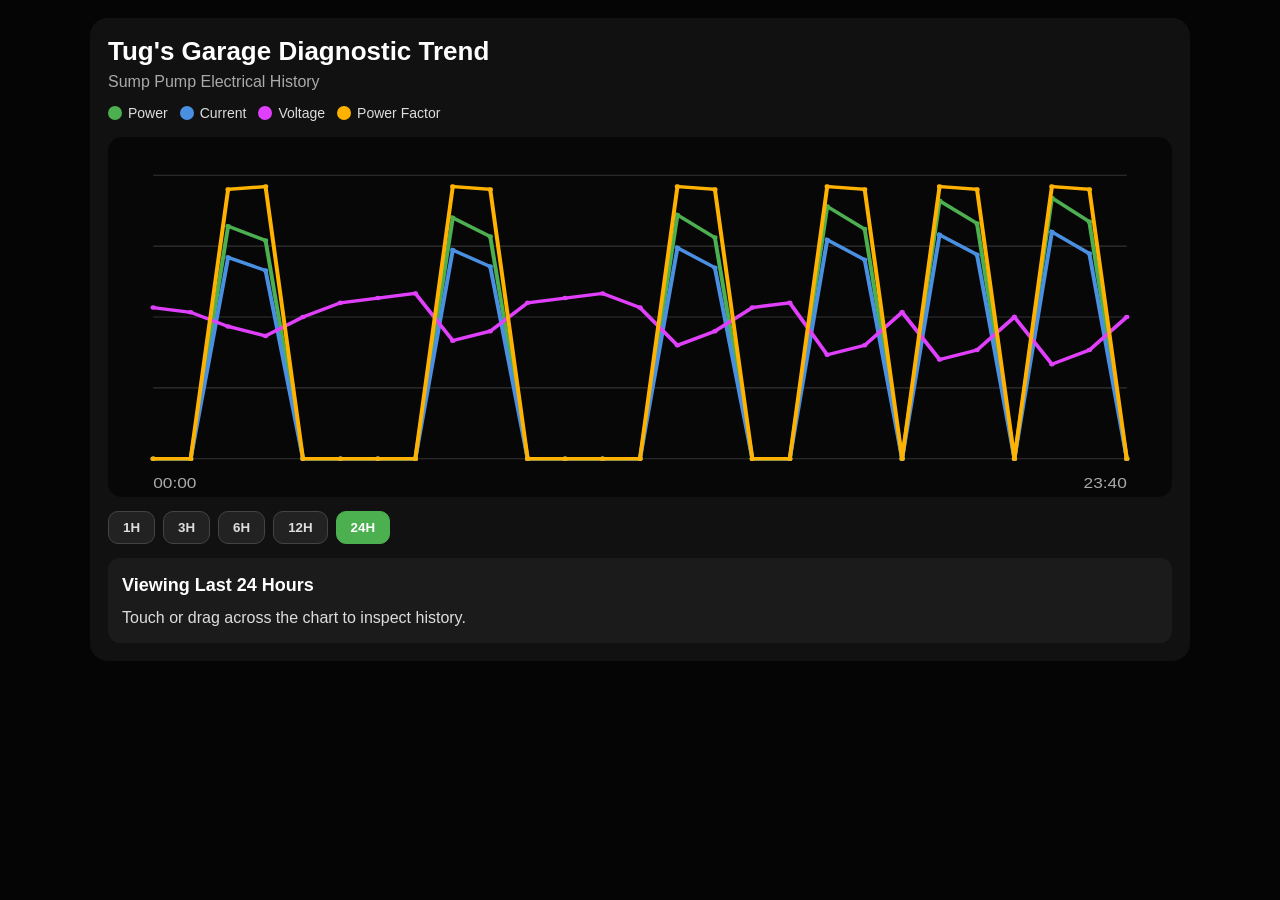
<file: docs/index.html>
<!DOCTYPE html>
<html lang="en">
<head>
  <meta charset="UTF-8" />
  <meta name="viewport" content="width=device-width, initial-scale=1.0" />

  <title>Tug's Garage Diagnostic Trend Card</title>

  <link rel="stylesheet" href="style.css" />
</head>

<body>
  <main class="trend-card">
    <header class="card-header">
      <h1>Tug's Garage Diagnostic Trend</h1>
      <p>Sump Pump Electrical History</p>
    </header>

    <section class="legend">
      <span><b class="power"></b> Power</span>
      <span><b class="current"></b> Current</span>
      <span><b class="voltage"></b> Voltage</span>
      <span><b class="pf"></b> Power Factor</span>
    </section>

    <section class="chart-wrap">
      <svg id="chart" viewBox="0 0 800 320" preserveAspectRatio="none"></svg>
    </section>

    <section class="time-controls">
      <button data-hours="1">1H</button>
      <button data-hours="3">3H</button>
      <button data-hours="6">6H</button>
      <button data-hours="12">12H</button>
      <button data-hours="24" class="active">24H</button>
    </section>

    <section id="readout" class="readout">
      Touch or drag across the chart to inspect history.
    </section>
  </main>

  <script src="app.js"></script>
</body>
</html>
</file>
<file: docs/style.css>
* {
  box-sizing: border-box;
}

body {
  margin: 0;
  padding: 18px;
  background: #050505;
  color: white;
  font-family: Arial, Helvetica, sans-serif;
}

.trend-card {
  width: 100%;
  max-width: 1100px;
  margin: 0 auto;
  background: #111111;
  border-radius: 18px;
  padding: 18px;
}

.card-header h1 {
  margin: 0;
  font-size: 26px;
  font-weight: bold;
}

.card-header p {
  margin: 6px 0 0;
  color: #aaaaaa;
  font-size: 16px;
}

.legend {
  display: flex;
  flex-wrap: wrap;
  gap: 12px;
  margin-top: 14px;
  font-size: 14px;
  color: #dddddd;
}

.legend span {
  display: flex;
  align-items: center;
  gap: 6px;
}

.legend b {
  width: 14px;
  height: 14px;
  border-radius: 50%;
  display: inline-block;
}

.power {
  background: #4CAF50;
}

.current {
  background: #4A90E2;
}

.voltage {
  background: #E040FB;
}

.pf {
  background: #FFB300;
}

.chart-wrap {
  width: 100%;
  height: 360px;
  margin-top: 16px;
  background: #070707;
  border-radius: 14px;
  overflow: hidden;
}

#chart {
  width: 100%;
  height: 100%;
  display: block;
  touch-action: none;
  cursor: crosshair;
}

.time-controls {
  display: flex;
  gap: 8px;
  flex-wrap: wrap;
  margin-top: 14px;
}

.time-controls button {
  background: #222222;
  color: #dddddd;
  border: 1px solid #444444;
  border-radius: 10px;
  padding: 8px 14px;
  font-weight: bold;
  cursor: pointer;
}

.time-controls button.active {
  background: #4CAF50;
  color: #ffffff;
  border-color: #4CAF50;
}

.readout {
  margin-top: 14px;
  background: #1b1b1b;
  border-radius: 12px;
  padding: 14px;
  color: #dddddd;
  font-size: 16px;
  line-height: 1.45;
}

.readout-title {
  font-size: 18px;
  font-weight: bold;
  color: white;
  margin-bottom: 8px;
}

.readout-grid {
  display: grid;
  grid-template-columns: repeat(2, minmax(140px, 1fr));
  gap: 6px 18px;
}

.value-power {
  color: #4CAF50;
}

.value-current {
  color: #4A90E2;
}

.value-voltage {
  color: #E040FB;
}

.value-pf {
  color: #FFB300;
}
</file>
